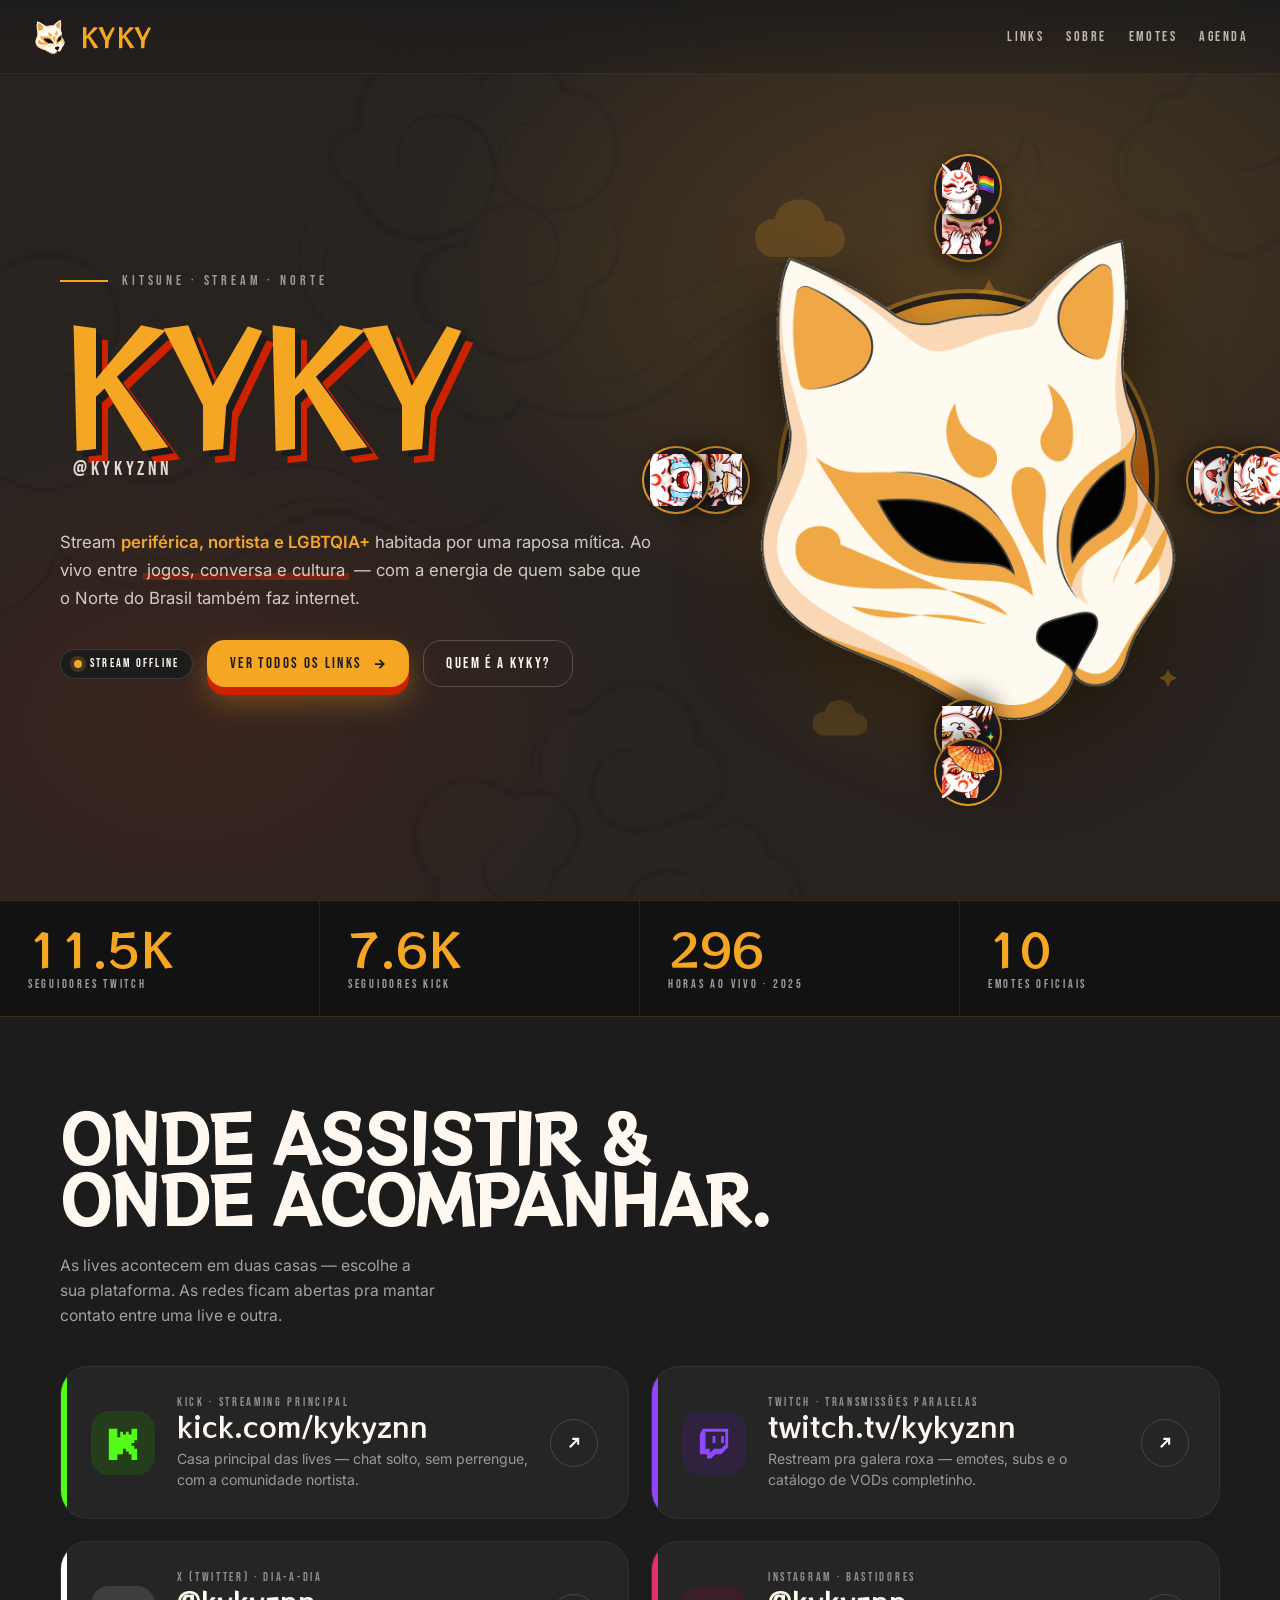
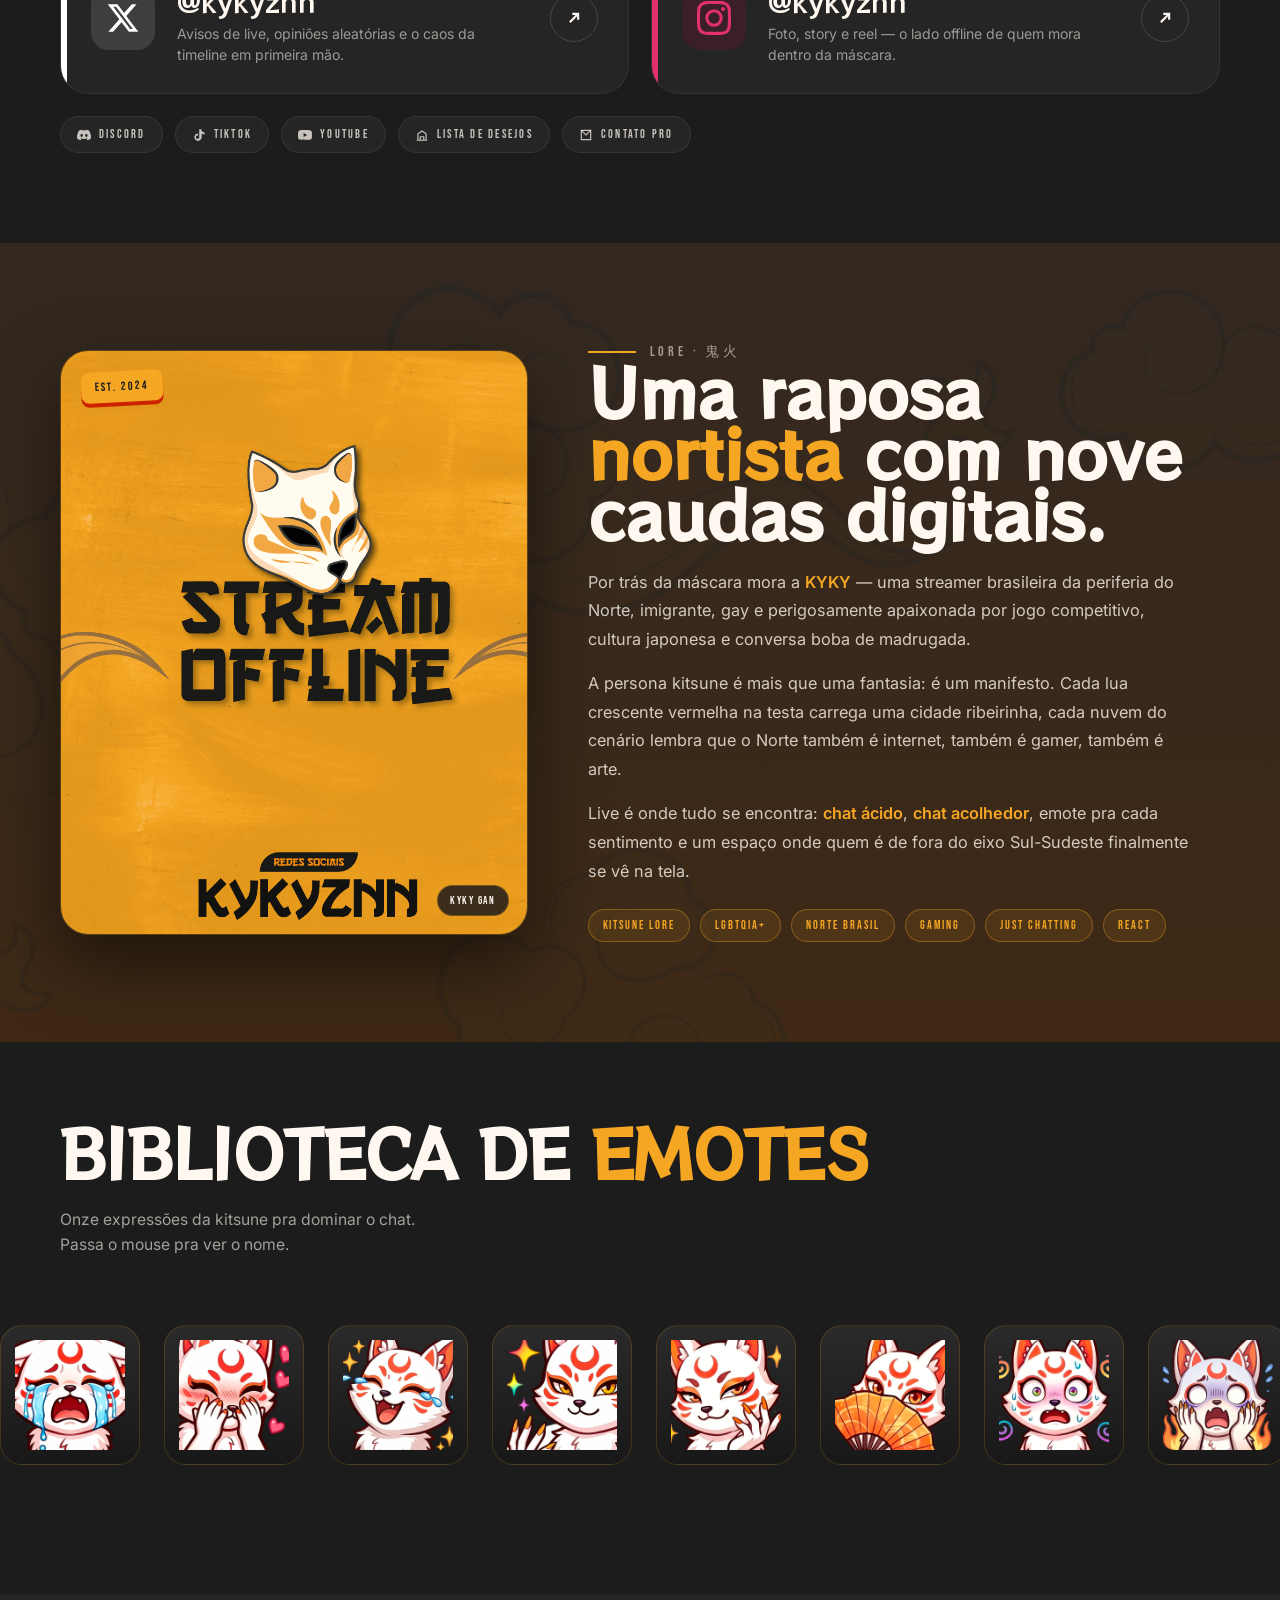
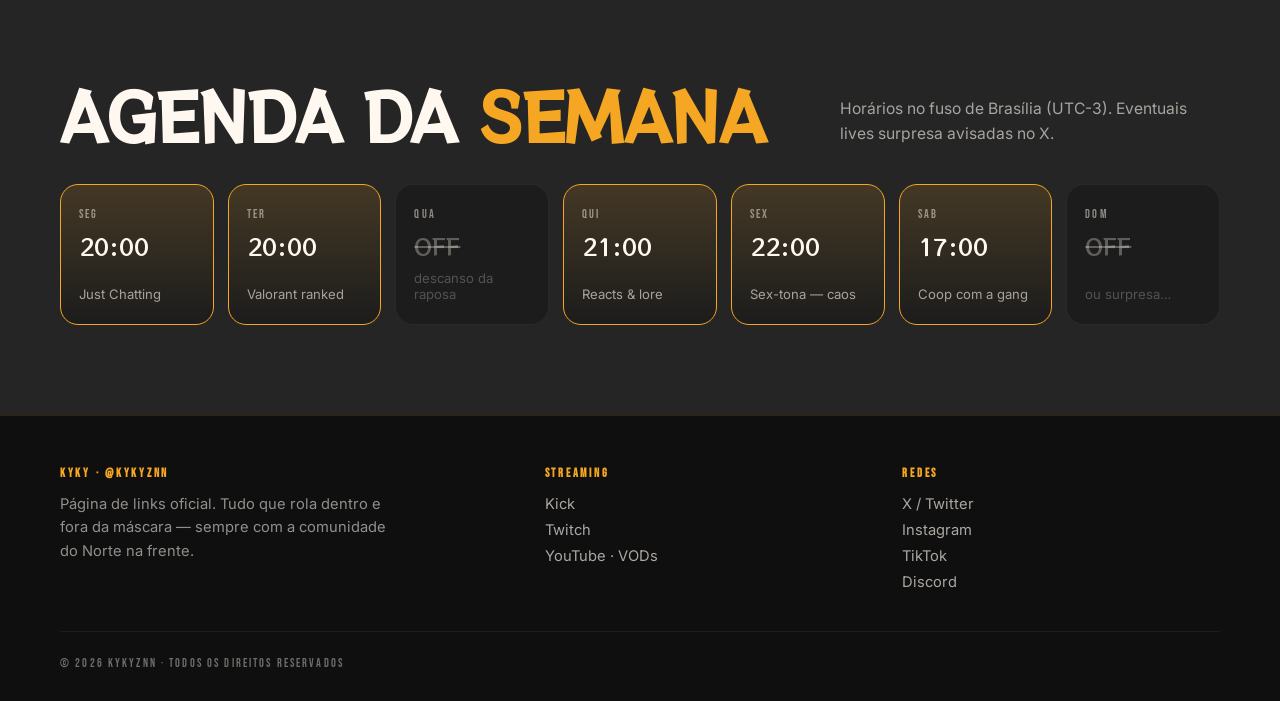
<file: index.html>
<!doctype html>
<html lang="pt-BR">
<head>
<meta charset="utf-8" />
<meta name="viewport" content="width=device-width,initial-scale=1" />
<title>KYKY · @kykyznn — links & live</title>
<meta name="description" content="Página oficial da KYKYZNN. Streams na Kick & Twitch, redes sociais, emotes e mais." />
<link rel="preconnect" href="https://fonts.googleapis.com" />
<link rel="preconnect" href="https://fonts.gstatic.com" crossorigin />
<link href="https://fonts.googleapis.com/css2?family=RocknRoll+One&family=Bebas+Neue&family=Inter:wght@400;500;600;700&display=swap" rel="stylesheet" />
<link rel="stylesheet" href="styles.css" />
<link rel="icon" type="image/png" href="assets/mask.png" />
</head>
<body>

<!-- ───────────── top bar ───────────── -->
<header class="topbar" data-screen-label="topbar">
  <a href="#hero" class="brand">
    <img src="assets/mask.png" alt="KYKY kitsune mask" />
    <span>KYKY</span>
  </a>
  <nav>
    <a href="#links">Links</a>
    <a href="#sobre">Sobre</a>
    <a href="#emotes">Emotes</a>
    <a href="#agenda">Agenda</a>
  </nav>
</header>

<!-- ───────────── hero ───────────── -->
<section class="hero" id="hero" data-screen-label="hero" style="padding: 140px 60px 80px">

  <!-- left -->
  <div class="hero-left">
    <div class="eyebrow"><span class="line"></span><span>KITSUNE · STREAM · NORTE</span></div>

    <h1 class="kky-wordmark">
      KYKY
      <span class="small" style="font-size: 20px; text-align: left; height: 40px; width: 528.438px">  @KYKYZNN</span>
    </h1>

    <p class="bio">
      Stream <strong>periférica, nortista e LGBTQIA+</strong> habitada por uma raposa mítica.
      Ao vivo entre <em>jogos, conversa e cultura</em> — com a energia de quem sabe que
      o Norte do Brasil também faz internet.
    </p>

    <div class="cta-row">
      <span class="tag-pill" id="liveTag"><span class="dot"></span><span id="liveLabel">STREAM OFFLINE</span></span>
      <a href="#links" class="btn btn-primary">VER TODOS OS LINKS <svg width="14" height="14" viewBox="0 0 24 24" fill="none" stroke="currentColor" stroke-width="3"><path d="M5 12h14M13 5l7 7-7 7"/></svg></a>
      <a href="#sobre" class="btn btn-ghost">QUEM É A KYKY?</a>
    </div>
  </div>

  <!-- right: mask + orbits + clouds -->
  <div class="hero-right">
    <!-- decorative clouds -->
    <svg class="cloud c1" viewBox="0 0 200 100" fill="currentColor" aria-hidden="true">
      <path d="M30 70c-10 0-20-10-20-22s10-22 22-20c2-15 14-22 28-22s26 10 28 24c12 0 22 8 22 20s-10 20-22 20H30z"/>
    </svg>
    <svg class="cloud c2" viewBox="0 0 200 100" fill="currentColor" aria-hidden="true">
      <path d="M30 70c-10 0-20-10-20-22s10-22 22-20c2-15 14-22 28-22s26 10 28 24c12 0 22 8 22 20s-10 20-22 20H30z"/>
    </svg>
    <svg class="cloud c3" viewBox="0 0 200 100" fill="currentColor" aria-hidden="true">
      <path d="M30 70c-10 0-20-10-20-22s10-22 22-20c2-15 14-22 28-22s26 10 28 24c12 0 22 8 22 20s-10 20-22 20H30z"/>
    </svg>

    <!-- shurikens -->
    <svg class="shuriken s1" viewBox="0 0 24 24" fill="currentColor" aria-hidden="true">
      <path d="M12 2l3 6 6 3-6 3-3 6-3-6-6-3 6-3z"/>
    </svg>
    <svg class="shuriken s2" viewBox="0 0 24 24" fill="currentColor" aria-hidden="true">
      <path d="M12 2l3 6 6 3-6 3-3 6-3-6-6-3 6-3z"/>
    </svg>

    <div class="orbit-wrap">
      <div class="mask-disc"></div>
      <img class="mask-img" src="assets/mask.png" alt="Máscara kitsune da KYKY" />

      <!-- inner orbit -->
      <div class="orbit">
        <div class="chip"><img src="assets/emotes/heart.png" alt="" /></div>
        <div class="chip"><img src="assets/emotes/rindo.png" alt="" /></div>
        <div class="chip"><img src="assets/emotes/sparkle.png" alt="" /></div>
        <div class="chip"><img src="assets/emotes/tea.png" alt="" /></div>
      </div>
      <!-- outer orbit -->
      <div class="orbit r2" style="inset:-8%">
        <div class="chip"><img src="assets/emotes/pride.png" alt="" /></div>
        <div class="chip"><img src="assets/emotes/divou.png" alt="" /></div>
        <div class="chip"><img src="assets/emotes/leque.png" alt="" /></div>
        <div class="chip"><img src="assets/emotes/cry.png" alt="" /></div>
      </div>
    </div>
  </div>
</section>

<!-- ───────────── stats strip ───────────── -->
<div class="stats" data-screen-label="stats">
  <div class="cell"><div class="num" data-count="12400">0</div><div class="lab">Seguidores Twitch</div></div>
  <div class="cell"><div class="num" data-count="8200">0</div><div class="lab">Seguidores Kick</div></div>
  <div class="cell"><div class="num" data-count="320">0</div><div class="lab">Horas ao Vivo · 2025</div></div>
  <div class="cell"><div class="num" data-count="11">0</div><div class="lab">Emotes Oficiais</div></div>
</div>

<!-- ───────────── links ───────────── -->
<section class="links" id="links" data-screen-label="links">
  <div class="section-head">
    <h2 style="color: rgb(255, 248, 240)">ONDE ASSISTIR &amp; ONDE ACOMPANHAR.</h2>
    <p>As lives acontecem em duas casas — escolhe a sua plataforma. As redes ficam abertas pra mantar contato entre uma live e outra.</p>
  </div>

  <div class="link-grid">

    <!-- Kick -->
    <a class="link-card lc-kick" href="https://kick.com/kykyznn" target="_blank" rel="noopener" data-tilt>
      <div class="ico">
        <svg viewBox="0 0 24 24" fill="currentColor" aria-hidden="true"><path d="M2 2h6v6h2V4h2v2h2V4h2v2h2V2h4v8h-2v2h-2v2h2v2h2v8h-4v-4h-2v-2h-2v-2h-2v4H8v4H2z"/></svg>
      </div>
      <div class="meta">
        <div class="platform">KICK · STREAMING PRINCIPAL</div>
        <div class="handle">kick.com/kykyznn <span class="live-tag" id="kickLive" style="display:none"><span class="d"></span>AO VIVO</span></div>
        <div class="blurb">Casa principal das lives — chat solto, sem perrengue, com a comunidade nortista.</div>
      </div>
      <div class="arrow"><svg width="20" height="20" viewBox="0 0 24 24" fill="none" stroke="currentColor" stroke-width="2.5"><path d="M7 17L17 7M10 7h7v7"/></svg></div>
    </a>

    <!-- Twitch -->
    <a class="link-card lc-twitch" href="https://twitch.tv/kykyznn" target="_blank" rel="noopener" data-tilt>
      <div class="ico">
        <svg viewBox="0 0 24 24" fill="currentColor" aria-hidden="true"><path d="M4 2L2 6v14h5v3h3l3-3h4l5-5V2H4zm16 11l-3 3h-5l-3 3v-3H6V4h14v9zM11 7v5h2V7h-2zm6 0v5h2V7h-2z"/></svg>
      </div>
      <div class="meta">
        <div class="platform">TWITCH · TRANSMISSÕES PARALELAS</div>
        <div class="handle">twitch.tv/kykyznn</div>
        <div class="blurb">Restream pra galera roxa — emotes, subs e o catálogo de VODs completinho.</div>
      </div>
      <div class="arrow"><svg width="20" height="20" viewBox="0 0 24 24" fill="none" stroke="currentColor" stroke-width="2.5"><path d="M7 17L17 7M10 7h7v7"/></svg></div>
    </a>

    <!-- X/Twitter -->
    <a class="link-card lc-x" href="https://x.com/kykyznn" target="_blank" rel="noopener" data-tilt>
      <div class="ico">
        <svg viewBox="0 0 24 24" fill="currentColor" aria-hidden="true"><path d="M18.244 2.25h3.308l-7.227 8.26 8.502 11.24H16.17l-5.214-6.817L4.99 21.75H1.68l7.73-8.835L1.254 2.25H8.08l4.713 6.231zm-1.161 17.52h1.833L7.084 4.126H5.117z"/></svg>
      </div>
      <div class="meta">
        <div class="platform">X (TWITTER) · DIA-A-DIA</div>
        <div class="handle">@kykyznn</div>
        <div class="blurb">Avisos de live, opiniões aleatórias e o caos da timeline em primeira mão.</div>
      </div>
      <div class="arrow"><svg width="20" height="20" viewBox="0 0 24 24" fill="none" stroke="currentColor" stroke-width="2.5"><path d="M7 17L17 7M10 7h7v7"/></svg></div>
    </a>

    <!-- Instagram -->
    <a class="link-card lc-ig" href="https://instagram.com/kykyznn" target="_blank" rel="noopener" data-tilt>
      <div class="ico">
        <svg viewBox="0 0 24 24" fill="currentColor" aria-hidden="true"><path d="M12 2.16c3.2 0 3.58.01 4.85.07 1.17.05 1.8.25 2.23.41.56.22.96.48 1.38.9.42.42.68.82.9 1.38.16.42.36 1.06.41 2.23.06 1.27.07 1.65.07 4.85s-.01 3.58-.07 4.85c-.05 1.17-.25 1.8-.41 2.23-.22.56-.48.96-.9 1.38-.42.42-.82.68-1.38.9-.42.16-1.06.36-2.23.41-1.27.06-1.65.07-4.85.07s-3.58-.01-4.85-.07c-1.17-.05-1.8-.25-2.23-.41a3.72 3.72 0 0 1-1.38-.9 3.72 3.72 0 0 1-.9-1.38c-.16-.42-.36-1.06-.41-2.23C2.17 15.58 2.16 15.2 2.16 12s.01-3.58.07-4.85c.05-1.17.25-1.8.41-2.23.22-.56.48-.96.9-1.38.42-.42.82-.68 1.38-.9.42-.16 1.06-.36 2.23-.41C8.42 2.17 8.8 2.16 12 2.16M12 0C8.74 0 8.33.01 7.05.07 5.78.13 4.9.34 4.14.63a5.88 5.88 0 0 0-2.13 1.38A5.88 5.88 0 0 0 .63 4.14C.34 4.9.13 5.78.07 7.05.01 8.33 0 8.74 0 12s.01 3.67.07 4.95c.06 1.27.27 2.15.56 2.91.3.79.7 1.46 1.38 2.13a5.88 5.88 0 0 0 2.13 1.38c.76.3 1.64.5 2.91.56C8.33 23.99 8.74 24 12 24s3.67-.01 4.95-.07c1.27-.06 2.15-.27 2.91-.56a5.88 5.88 0 0 0 2.13-1.38 5.88 5.88 0 0 0 1.38-2.13c.3-.76.5-1.64.56-2.91.06-1.28.07-1.69.07-4.95s-.01-3.67-.07-4.95c-.06-1.27-.27-2.15-.56-2.91a5.88 5.88 0 0 0-1.38-2.13A5.88 5.88 0 0 0 19.86.63c-.76-.3-1.64-.5-2.91-.56C15.67.01 15.26 0 12 0zm0 5.84a6.16 6.16 0 1 0 0 12.32 6.16 6.16 0 0 0 0-12.32zM12 16a4 4 0 1 1 0-8 4 4 0 0 1 0 8zm6.4-11.85a1.44 1.44 0 1 0 0 2.88 1.44 1.44 0 0 0 0-2.88z"/></svg>
      </div>
      <div class="meta">
        <div class="platform">INSTAGRAM · BASTIDORES</div>
        <div class="handle">@kykyznn</div>
        <div class="blurb">Foto, story e reel — o lado offline de quem mora dentro da máscara.</div>
      </div>
      <div class="arrow"><svg width="20" height="20" viewBox="0 0 24 24" fill="none" stroke="currentColor" stroke-width="2.5"><path d="M7 17L17 7M10 7h7v7"/></svg></div>
    </a>
  </div>

  <!-- secondary -->
  <div class="mini-links">
    <a class="mini" href="https://discord.gg/kykyznn" target="_blank" rel="noopener">
      <svg viewBox="0 0 24 24" fill="currentColor"><path d="M20.317 4.37a19.79 19.79 0 0 0-4.885-1.515.074.074 0 0 0-.079.037c-.21.375-.444.864-.608 1.25a18.27 18.27 0 0 0-5.487 0 12.64 12.64 0 0 0-.617-1.25.077.077 0 0 0-.079-.037A19.736 19.736 0 0 0 3.677 4.37a.07.07 0 0 0-.032.027C.533 9.046-.32 13.58.099 18.057a.082.082 0 0 0 .031.057 19.9 19.9 0 0 0 5.993 3.03.078.078 0 0 0 .084-.028 14.09 14.09 0 0 0 1.226-1.994.076.076 0 0 0-.041-.106 13.11 13.11 0 0 1-1.872-.892.077.077 0 0 1-.008-.128 10.2 10.2 0 0 0 .372-.292.074.074 0 0 1 .077-.01c3.928 1.793 8.18 1.793 12.062 0a.074.074 0 0 1 .078.01c.12.098.246.198.373.292a.077.077 0 0 1-.006.127 12.3 12.3 0 0 1-1.873.892.077.077 0 0 0-.041.107c.36.698.772 1.362 1.225 1.993a.076.076 0 0 0 .084.028 19.84 19.84 0 0 0 6.002-3.03.077.077 0 0 0 .032-.054c.5-5.177-.838-9.674-3.549-13.66a.061.061 0 0 0-.031-.03zM8.02 15.33c-1.183 0-2.157-1.085-2.157-2.419 0-1.333.956-2.419 2.157-2.419 1.21 0 2.176 1.096 2.157 2.42 0 1.333-.956 2.418-2.157 2.418zm7.975 0c-1.183 0-2.157-1.085-2.157-2.419 0-1.333.955-2.419 2.157-2.419 1.21 0 2.176 1.096 2.157 2.42 0 1.333-.946 2.418-2.157 2.418z"/></svg>
      DISCORD
    </a>
    <a class="mini" href="https://tiktok.com/@kykyznn" target="_blank" rel="noopener">
      <svg viewBox="0 0 24 24" fill="currentColor"><path d="M19.59 6.69a4.83 4.83 0 0 1-3.77-4.25V2h-3.45v13.67a2.89 2.89 0 0 1-5.2 1.74 2.89 2.89 0 0 1 2.31-4.64 2.93 2.93 0 0 1 .88.13V9.4a6.84 6.84 0 0 0-1-.05A6.33 6.33 0 0 0 5.8 20.1a6.34 6.34 0 0 0 10.86-4.43V9.42a8.16 8.16 0 0 0 4.77 1.52v-3.4a4.85 4.85 0 0 1-1.84-.85z"/></svg>
      TIKTOK
    </a>
    <a class="mini" href="https://youtube.com/@kykyznn" target="_blank" rel="noopener">
      <svg viewBox="0 0 24 24" fill="currentColor"><path d="M23.5 6.2a3 3 0 0 0-2.1-2.1C19.5 3.5 12 3.5 12 3.5s-7.5 0-9.4.6A3 3 0 0 0 .5 6.2 31.4 31.4 0 0 0 0 12a31.4 31.4 0 0 0 .5 5.8 3 3 0 0 0 2.1 2.1c1.9.6 9.4.6 9.4.6s7.5 0 9.4-.6a3 3 0 0 0 2.1-2.1A31.4 31.4 0 0 0 24 12a31.4 31.4 0 0 0-.5-5.8zM9.6 15.6V8.4l6.3 3.6z"/></svg>
      YOUTUBE
    </a>
    <a class="mini" href="https://throne.com/kykyznn" target="_blank" rel="noopener">
      <svg viewBox="0 0 24 24" fill="none" stroke="currentColor" stroke-width="2"><path d="M3 21h18M5 21V10l7-5 7 5v11M9 21v-6h6v6"/></svg>
      LISTA DE DESEJOS
    </a>
    <a class="mini" href="mailto:contato@kykyznn.tv">
      <svg viewBox="0 0 24 24" fill="none" stroke="currentColor" stroke-width="2"><path d="M4 4h16v16H4z"/><path d="M4 4l8 8 8-8"/></svg>
      CONTATO PRO
    </a>
  </div>
</section>

<!-- ───────────── sobre ───────────── -->
<section class="about" id="sobre" data-screen-label="sobre">
  <div class="about-grid">
    <div class="portrait">
      <img src="assets/streamoff.png" alt="Tela de stream offline da KYKY" />
      <div class="stamp">EST. 2024</div>
      <div class="badge">KYKY GAN</div>
    </div>
    <div class="about-body">
      <div class="eyebrow"><span class="line"></span><span>LORE · 鬼火</span></div>
      <h2>Uma raposa <em>nortista</em> com nove caudas digitais.</h2>
      <p>
        Por trás da máscara mora a <strong>KYKY</strong> — uma streamer brasileira da
        periferia do Norte, imigrante, gay e perigosamente apaixonada por jogo competitivo,
        cultura japonesa e conversa boba de madrugada.
      </p>
      <p>
        A persona kitsune é mais que uma fantasia: é um manifesto. Cada lua crescente vermelha
        na testa carrega uma cidade ribeirinha, cada nuvem do cenário lembra que o Norte
        também é internet, também é gamer, também é arte.
      </p>
      <p>
        Live é onde tudo se encontra: <strong>chat ácido</strong>, <strong>chat acolhedor</strong>,
        emote pra cada sentimento e um espaço onde quem é de fora do eixo Sul-Sudeste
        finalmente se vê na tela.
      </p>
      <div class="chips">
        <span class="chip-tag">KITSUNE LORE</span>
        <span class="chip-tag">LGBTQIA+</span>
        <span class="chip-tag">NORTE BRASIL</span>
        <span class="chip-tag">GAMING</span>
        <span class="chip-tag">JUST CHATTING</span>
        <span class="chip-tag">REACT</span>
      </div>
    </div>
  </div>
</section>

<!-- ───────────── emotes ───────────── -->
<section class="emotes" id="emotes" data-screen-label="emotes">
  <div class="section-head">
    <h2>BIBLIOTECA DE <span class="accent">EMOTES</span></h2>
    <p>Onze expressões da kitsune pra dominar o chat. Passa o mouse pra ver o nome.</p>
  </div>
  <div class="marquee" id="marquee">
    <!-- emotes injetados via JS -->
  </div>
</section>

<!-- ───────────── agenda ───────────── -->
<section class="schedule" id="agenda" data-screen-label="agenda">
  <div class="section-head">
    <h2>AGENDA DA <span class="accent">SEMANA</span></h2>
    <p>Horários no fuso de Brasília (UTC-3). Eventuais lives surpresa avisadas no X.</p>
  </div>
  <div class="sched-grid">
    <div class="day live-day"><span class="d">SEG</span><span class="t">20:00</span><span class="g">Just Chatting</span></div>
    <div class="day live-day"><span class="d">TER</span><span class="t">20:00</span><span class="g">Valorant ranked</span></div>
    <div class="day off"><span class="d">QUA</span><span class="t">OFF</span><span class="g">descanso da raposa</span></div>
    <div class="day live-day"><span class="d">QUI</span><span class="t">21:00</span><span class="g">Reacts & lore</span></div>
    <div class="day live-day"><span class="d">SEX</span><span class="t">22:00</span><span class="g">Sex-tona — caos</span></div>
    <div class="day live-day"><span class="d">SAB</span><span class="t">17:00</span><span class="g">Coop com a gang</span></div>
    <div class="day off"><span class="d">DOM</span><span class="t">OFF</span><span class="g">ou surpresa…</span></div>
  </div>
</section>

<!-- ───────────── footer ───────────── -->
<footer data-screen-label="footer">
  <div class="foot-grid">
    <div>
      <h4>KYKY · @KYKYZNN</h4>
      <p class="blurb">
        Página de links oficial. Tudo que rola dentro e fora da máscara —
        sempre com a comunidade do Norte na frente.
      </p>
    </div>
    <div>
      <h4>STREAMING</h4>
      <ul>
        <li><a href="https://kick.com/kykyznn">Kick</a></li>
        <li><a href="https://twitch.tv/kykyznn">Twitch</a></li>
        <li><a href="https://youtube.com/@kykyznn">YouTube · VODs</a></li>
      </ul>
    </div>
    <div>
      <h4>REDES</h4>
      <ul>
        <li><a href="https://x.com/kykyznn">X / Twitter</a></li>
        <li><a href="https://instagram.com/kykyznn">Instagram</a></li>
        <li><a href="https://tiktok.com/@kykyznn">TikTok</a></li>
        <li><a href="https://discord.gg/kykyznn">Discord</a></li>
      </ul>
    </div>
  </div>
  <div class="foot-bottom">
    <span>© 2026 KYKYZNN · todos os direitos reservados</span>
    <span>
</span>
  </div>
</footer>

<!-- ───────────── tweaks panel ───────────── -->
<aside class="tweaks" id="tweaks">
  <h5>TWEAKS <button id="closeTweaks" aria-label="fechar">×</button></h5>
  <div class="row">
    <label>STATUS DA STREAM</label>
    <div class="toggle">
      <button data-status="off" class="on">OFFLINE</button>
      <button data-status="live">AO VIVO</button>
    </div>
  </div>
  <div class="row">
    <label>PLATAFORMA AO VIVO</label>
    <div class="toggle">
      <button data-plat="kick" class="on">KICK</button>
      <button data-plat="twitch">TWITCH</button>
    </div>
  </div>
  <div class="row">
    <label>COR DE FUNDO</label>
    <div class="swatches">
      <div class="sw active" style="background:#1C1C1C" data-bg="#1C1C1C"></div>
      <div class="sw" style="background:#2D1810" data-bg="#2D1810"></div>
      <div class="sw" style="background:#0A0A0A" data-bg="#0A0A0A"></div>
      <div class="sw" style="background:#F5A623" data-bg="#F5A623"></div>
    </div>
  </div>
  <div class="row">
    <label>COR DE DESTAQUE</label>
    <div class="swatches">
      <div class="sw active" style="background:#F5A623" data-accent="#F5A623"></div>
      <div class="sw" style="background:#CC2200" data-accent="#CC2200"></div>
      <div class="sw" style="background:#FF6B35" data-accent="#FF6B35"></div>
      <div class="sw" style="background:#FFD166" data-accent="#FFD166"></div>
    </div>
  </div>
</aside>

<script>
/* ─────────── tweaks protocol ─────────── */
(function(){
  // register first
  window.addEventListener('message', (e) => {
    if (!e.data || !e.data.type) return;
    if (e.data.type === '__activate_edit_mode') tweaks.classList.add('open');
    if (e.data.type === '__deactivate_edit_mode') tweaks.classList.remove('open');
  });
  const tweaks = document.getElementById('tweaks');
  document.getElementById('closeTweaks').onclick = () => {
    tweaks.classList.remove('open');
    try{ window.parent.postMessage({type:'__edit_mode_dismissed'},'*'); }catch(e){}
  };
  try{ window.parent.postMessage({type:'__edit_mode_available'},'*'); }catch(e){}

  // status
  const liveTag = document.getElementById('liveTag');
  const liveLabel = document.getElementById('liveLabel');
  const kickLive = document.getElementById('kickLive');
  let status = 'off', platform = 'kick';
  function render(){
    if (status === 'live'){
      liveTag.classList.add('live');
      liveLabel.textContent = 'AO VIVO AGORA · ' + (platform==='kick'?'KICK':'TWITCH');
      kickLive.style.display = platform === 'kick' ? 'inline-flex' : 'none';
    } else {
      liveTag.classList.remove('live');
      liveLabel.textContent = 'STREAM OFFLINE';
      kickLive.style.display = 'none';
    }
  }
  tweaks.querySelectorAll('[data-status]').forEach(b=>{
    b.onclick = () => {
      tweaks.querySelectorAll('[data-status]').forEach(x=>x.classList.remove('on'));
      b.classList.add('on'); status = b.dataset.status; render();
    };
  });
  tweaks.querySelectorAll('[data-plat]').forEach(b=>{
    b.onclick = () => {
      tweaks.querySelectorAll('[data-plat]').forEach(x=>x.classList.remove('on'));
      b.classList.add('on'); platform = b.dataset.plat; render();
    };
  });
  tweaks.querySelectorAll('[data-bg]').forEach(s=>{
    s.onclick = () => {
      tweaks.querySelectorAll('[data-bg]').forEach(x=>x.classList.remove('active'));
      s.classList.add('active');
      document.documentElement.style.setProperty('--ink', s.dataset.bg);
    };
  });
  tweaks.querySelectorAll('[data-accent]').forEach(s=>{
    s.onclick = () => {
      tweaks.querySelectorAll('[data-accent]').forEach(x=>x.classList.remove('active'));
      s.classList.add('active');
      document.documentElement.style.setProperty('--orange', s.dataset.accent);
    };
  });
  render();
})();

/* ─────────── stat counter ─────────── */
(function(){
  const els = document.querySelectorAll('.num[data-count]');
  const fmt = n => n >= 1000 ? (n/1000).toFixed(1).replace(/\.0$/,'') + 'K' : String(n);
  const io = new IntersectionObserver(entries=>{
    entries.forEach(en=>{
      if (!en.isIntersecting) return;
      const el = en.target;
      const target = +el.dataset.count;
      const dur = 1200; const start = performance.now();
      function step(t){
        const p = Math.min(1, (t-start)/dur);
        const v = Math.round(target * (1 - Math.pow(1-p, 3)));
        el.textContent = fmt(v);
        if (p < 1) requestAnimationFrame(step);
      }
      requestAnimationFrame(step);
      io.unobserve(el);
    });
  }, {threshold:.5});
  els.forEach(e=>io.observe(e));
})();

/* ─────────── emotes marquee ─────────── */
(function(){
  const list = [
    ['cry','Cry'],['heart','Heart'],['rindo','Rindo'],['sparkle','Sparkle'],
    ['divou','Divou'],['leque','Leque'],['gaypanic','GayPanic'],['susto','Susto'],
    ['tea','Tea'],['pride','Pride'],['aura','Aura']
  ];
  const m = document.getElementById('marquee');
  const make = () => {
    const frag = document.createDocumentFragment();
    list.forEach(([f,n])=>{
      const d = document.createElement('div');
      d.className='emote';
      d.innerHTML = `<img src="assets/emotes/${f}.png" alt="${n}"/><span class="name">${n.toUpperCase()}</span>`;
      frag.appendChild(d);
    });
    return frag;
  };
  m.appendChild(make());
  m.appendChild(make()); // duplicate for seamless loop
})();

/* ─────────── pointer parallax on link cards ─────────── */
(function(){
  document.querySelectorAll('.link-card').forEach(card=>{
    card.addEventListener('pointermove', (e)=>{
      const r = card.getBoundingClientRect();
      const x = ((e.clientX - r.left) / r.width) * 100;
      const y = ((e.clientY - r.top) / r.height) * 100;
      card.style.setProperty('--mx', x + '%');
      card.style.setProperty('--my', y + '%');
    });
  });
})();

/* ─────────── smooth scroll for anchors ─────────── */
document.querySelectorAll('a[href^="#"]').forEach(a=>{
  a.addEventListener('click', e=>{
    const t = document.querySelector(a.getAttribute('href'));
    if (!t) return;
    e.preventDefault();
    window.scrollTo({top: t.getBoundingClientRect().top + window.scrollY - 60, behavior:'smooth'});
  });
});
</script>
</body>
</html>
</file>
<file: styles.css>
/* ───────────────────────────── KYKYZNN LINKS ─────────────────────────────
   Brand: kitsune / Japan-pop / kawaii streaming
   Palette: orange #F5A623 · ink #1C1C1C · warm white #FFF8F0 · kabuki red #CC2200
   ──────────────────────────────────────────────────────────────────────── */

:root{
  --orange:#F5A623;
  --orange-deep:#D4851A;
  --orange-soft:#FFD6A8;
  --ink:#1C1C1C;
  --ink-2:#252525;
  --paper:#FFF8F0;
  --kabuki:#CC2200;
  --gold:#F5A623;
  --kick:#53FC18;
  --twitch:#9146FF;
  --x:#FFFFFF;
  --ig:#E1306C;

  --r-sm:10px;
  --r-md:18px;
  --r-lg:28px;

  --display:"RocknRoll One", "Reggae One", system-ui, sans-serif;
  --label:"Bebas Neue", "Oswald", sans-serif;
  --body:"Inter", system-ui, sans-serif;
}

*{box-sizing:border-box;margin:0;padding:0}
html,body{background:var(--ink);color:var(--paper);font-family:var(--body);-webkit-font-smoothing:antialiased;overflow-x:hidden}
img{display:block;max-width:100%}
a{color:inherit;text-decoration:none}
button{font:inherit;color:inherit;background:none;border:0;cursor:pointer}

/* ─────────── reusable shapes ─────────── */
.tag-pill{
  display:inline-flex;align-items:center;gap:.5rem;
  padding:.4rem .8rem;border-radius:999px;
  background:var(--ink);color:var(--paper);
  font-family:var(--label);font-size:.78rem;letter-spacing:.18em;
  border:1.5px solid rgba(255,248,240,.12);
}
.tag-pill .dot{width:8px;height:8px;border-radius:50%;background:var(--orange);box-shadow:0 0 0 4px rgba(245,166,35,.18)}
.tag-pill.live .dot{background:#ff3838;animation:pulse 1.4s infinite}

@keyframes pulse{
  0%,100%{box-shadow:0 0 0 0 rgba(255,56,56,.6)}
  50%{box-shadow:0 0 0 10px rgba(255,56,56,0)}
}

/* ─────────── top bar ─────────── */
.topbar{
  position:fixed;top:0;left:0;right:0;z-index:50;
  display:flex;justify-content:space-between;align-items:center;
  padding:18px 32px;
  backdrop-filter:blur(14px) saturate(140%);
  -webkit-backdrop-filter:blur(14px) saturate(140%);
  background:linear-gradient(180deg, rgba(28,28,28,.85), rgba(28,28,28,.4));
  border-bottom:1px solid rgba(245,166,35,.12);
}
.topbar .brand{display:flex;align-items:center;gap:12px;font-family:var(--display);font-size:1.6rem;color:var(--orange);letter-spacing:.04em}
.topbar .brand img{width:36px;height:36px}
.topbar nav{display:flex;gap:22px;font-family:var(--label);letter-spacing:.18em;font-size:.85rem;color:rgba(255,248,240,.7)}
.topbar nav a{transition:color .25s; position:relative}
.topbar nav a:hover{color:var(--orange)}
.topbar nav a::after{content:"";position:absolute;left:0;right:0;bottom:-6px;height:2px;background:var(--orange);transform:scaleX(0);transform-origin:left;transition:transform .35s ease}
.topbar nav a:hover::after{transform:scaleX(1)}

/* ─────────── hero ─────────── */
.hero{
  position:relative;min-height:100vh;
  display:grid;grid-template-columns:1.1fr .9fr;gap:40px;
  padding:140px 60px 80px;
  isolation:isolate;
  overflow:hidden;
}
.hero::before{
  content:"";position:absolute;inset:0;z-index:-2;
  background:
    radial-gradient(900px 600px at 75% 30%, rgba(245,166,35,.18), transparent 60%),
    radial-gradient(700px 500px at 15% 80%, rgba(204,34,0,.10), transparent 60%),
    var(--ink);
}
/* faint asian-cloud noise lines */
.hero::after{
  content:"";position:absolute;inset:0;z-index:-1;pointer-events:none;
  background-image:url("assets/bg-clouds.png");
  background-size:cover;background-position:center;
  opacity:.06;mix-blend-mode:screen;
  filter:hue-rotate(-10deg);
}

.hero-left{display:flex;flex-direction:column;justify-content:center;gap:28px;z-index:2;max-width:680px}
.eyebrow{
  display:flex;align-items:center;gap:14px;
  font-family:var(--label);letter-spacing:.28em;font-size:.86rem;
  color:rgba(255,248,240,.55);
}
.eyebrow .line{width:48px;height:2px;background:var(--orange)}

.kky-wordmark{
  font-family:var(--display);
  font-size:clamp(72px, 12vw, 196px);
  line-height:.85;letter-spacing:-.02em;
  color:var(--orange);
  text-shadow: 6px 6px 0 var(--ink), 12px 12px 0 var(--kabuki);
  font-weight:400;
}
.kky-wordmark .small{display:block;font-size:.22em;color:var(--paper);letter-spacing:.18em;text-shadow:none;margin-top:14px;opacity:.85;font-family:var(--label)}

.bio{
  font-size:1.05rem;line-height:1.65;color:rgba(255,248,240,.78);max-width:54ch;
}
.bio strong{color:var(--orange);font-weight:600}
.bio em{font-style:normal;background:linear-gradient(transparent 65%, rgba(204,34,0,.45) 65%);padding:0 4px}

.cta-row{display:flex;flex-wrap:wrap;gap:14px;align-items:center}
.btn{
  display:inline-flex;align-items:center;gap:10px;
  padding:14px 22px;border-radius:var(--r-md);
  font-family:var(--label);letter-spacing:.16em;font-size:.92rem;
  transition:transform .25s ease, box-shadow .25s ease, background .25s;
  border:1.5px solid transparent;
}
.btn-primary{background:var(--orange);color:var(--ink);box-shadow:0 8px 0 var(--kabuki), 0 14px 30px rgba(245,166,35,.35)}
.btn-primary:hover{transform:translateY(-2px);box-shadow:0 10px 0 var(--kabuki), 0 18px 40px rgba(245,166,35,.45)}
.btn-ghost{background:transparent;color:var(--paper);border-color:rgba(255,248,240,.2)}
.btn-ghost:hover{border-color:var(--orange);color:var(--orange);transform:translateY(-2px)}

/* hero right — mask + orbits */
.hero-right{
  position:relative;
  display:flex;align-items:center;justify-content:center;
  min-height:540px;
}
.orbit-wrap{
  position:relative;width:min(560px, 100%);aspect-ratio:1;
}
.mask-disc{
  position:absolute;inset:14%;border-radius:50%;
  background:
    radial-gradient(circle at 50% 40%, rgba(255,214,160,.85), rgba(245,166,35,.95) 55%, var(--kabuki) 100%);
  box-shadow:
    0 0 0 6px rgba(28,28,28,.9),
    0 0 0 10px rgba(245,166,35,.45),
    inset 0 -40px 80px rgba(204,34,0,.45),
    0 50px 100px rgba(245,166,35,.35);
  animation:floaty 6s ease-in-out infinite;
}
.mask-disc::before{
  content:"";position:absolute;inset:-4px;border-radius:50%;
  background:
    conic-gradient(from 0deg, transparent 0 30%, rgba(255,248,240,.15) 30% 35%, transparent 35% 60%, rgba(255,248,240,.1) 60% 64%, transparent 64% 100%);
  mask:radial-gradient(circle, transparent 49%, #000 50%);
  -webkit-mask:radial-gradient(circle, transparent 49%, #000 50%);
  animation:rot 22s linear infinite;
}
.mask-img{
  position:absolute;inset:0;width:100%;height:100%;
  object-fit:contain;
  filter:drop-shadow(0 30px 40px rgba(0,0,0,.6));
  animation:floaty 6s ease-in-out infinite;
}
@keyframes floaty{0%,100%{transform:translateY(-8px)}50%{transform:translateY(8px)}}
@keyframes rot{to{transform:rotate(360deg)}}

/* orbiting emote chips */
.orbit{
  position:absolute;inset:0;border-radius:50%;
  animation:rot 30s linear infinite;
  pointer-events:none;
}
.orbit.r2{animation-duration:42s;animation-direction:reverse}
.orbit .chip{
  position:absolute;left:50%;top:0;transform:translate(-50%,-50%);
  width:64px;height:64px;border-radius:50%;
  background:var(--ink);padding:6px;
  box-shadow:0 8px 22px rgba(0,0,0,.5), 0 0 0 2px var(--orange);
  display:grid;place-items:center;
  animation:counter 30s linear infinite;
}
.orbit.r2 .chip{animation-duration:42s;animation-direction:reverse}
.orbit .chip img{width:100%;height:100%;object-fit:contain}
.orbit .chip:nth-child(2){left:auto;right:0;top:50%;transform:translate(50%,-50%) rotate(90deg)}
.orbit .chip:nth-child(3){left:50%;top:auto;bottom:0;transform:translate(-50%,50%) rotate(180deg)}
.orbit .chip:nth-child(4){left:0;top:50%;transform:translate(-50%,-50%) rotate(270deg)}
@keyframes counter{to{transform:translate(-50%,-50%) rotate(-360deg)}}

/* floating cloud accents */
.cloud{
  position:absolute;color:var(--orange);opacity:.18;pointer-events:none;
  filter:drop-shadow(0 4px 10px rgba(245,166,35,.2));
}
.cloud.c1{top:8%;left:6%;width:180px;animation:drift 18s ease-in-out infinite}
.cloud.c2{top:65%;right:4%;width:140px;animation:drift 22s ease-in-out infinite reverse}
.cloud.c3{bottom:10%;left:18%;width:110px;animation:drift 28s ease-in-out infinite}
@keyframes drift{0%,100%{transform:translate(0,0)}50%{transform:translate(20px,-12px)}}

.shuriken{
  position:absolute;color:var(--orange);width:38px;height:38px;opacity:.35;
  animation:rot 14s linear infinite;
}
.shuriken.s1{top:20%;right:42%}
.shuriken.s2{bottom:18%;right:8%;width:24px;animation-duration:9s}

/* stat strip */
.stats{
  display:grid;grid-template-columns:repeat(4,1fr);gap:0;
  border-top:1px solid rgba(245,166,35,.18);
  border-bottom:1px solid rgba(245,166,35,.18);
  background:rgba(0,0,0,.35);
}
.stats .cell{
  padding:24px 28px;border-right:1px solid rgba(245,166,35,.12);
  display:flex;flex-direction:column;gap:6px;
}
.stats .cell:last-child{border-right:0}
.stats .num{font-family:var(--display);font-size:clamp(28px,3.6vw,52px);color:var(--orange);line-height:1}
.stats .lab{font-family:var(--label);letter-spacing:.22em;font-size:.78rem;color:rgba(255,248,240,.6)}

/* ─────────── platform links ─────────── */
.links{
  position:relative;padding:90px 60px;
  background:var(--ink);
}
.section-head{display:flex;justify-content:space-between;align-items:flex-end;margin-bottom:38px;gap:24px;flex-wrap:wrap}
.section-head h2{font-family:var(--display);font-size:clamp(40px,5vw,72px);color:var(--paper);line-height:.95;letter-spacing:-.01em}
.section-head h2 .accent{color:var(--orange)}
.section-head p{color:rgba(255,248,240,.6);max-width:38ch;font-size:.98rem;line-height:1.6}

.link-grid{display:grid;grid-template-columns:repeat(2,1fr);gap:22px}

.link-card{
  --c:var(--orange);
  position:relative;display:flex;align-items:center;gap:22px;
  padding:28px 30px;border-radius:var(--r-lg);
  background:var(--ink-2);
  border:1.5px solid rgba(255,248,240,.06);
  overflow:hidden;
  transition:transform .35s cubic-bezier(.2,.7,.2,1), border-color .25s, box-shadow .35s;
  isolation:isolate;
}
.link-card::before{
  content:"";position:absolute;inset:0;z-index:-1;opacity:0;transition:opacity .35s;
  background:radial-gradient(600px 300px at var(--mx,30%) var(--my,30%), color-mix(in srgb, var(--c) 35%, transparent), transparent 60%);
}
.link-card::after{
  content:"";position:absolute;left:0;top:0;bottom:0;width:6px;background:var(--c);
  transition:width .35s;
}
.link-card:hover{transform:translateY(-4px) rotate(-.4deg);border-color:color-mix(in srgb, var(--c) 50%, transparent);box-shadow:0 30px 60px rgba(0,0,0,.5), 0 0 0 1px color-mix(in srgb, var(--c) 40%, transparent)}
.link-card:hover::before{opacity:1}
.link-card:hover::after{width:14px}

.link-card .ico{
  width:64px;height:64px;border-radius:18px;display:grid;place-items:center;
  background:color-mix(in srgb, var(--c) 15%, var(--ink));
  color:var(--c);flex-shrink:0;
  transition:transform .4s;
}
.link-card:hover .ico{transform:rotate(-8deg) scale(1.05)}
.link-card .ico svg{width:34px;height:34px}

.link-card .meta{flex:1;min-width:0}
.link-card .meta .platform{font-family:var(--label);letter-spacing:.22em;font-size:.76rem;color:rgba(255,248,240,.5)}
.link-card .meta .handle{font-family:var(--display);font-size:1.7rem;color:var(--paper);line-height:1.1;margin-top:2px;display:flex;align-items:center;gap:10px}
.link-card .meta .handle .live-tag{
  display:inline-flex;align-items:center;gap:6px;
  font-family:var(--label);font-size:.62rem;letter-spacing:.18em;
  padding:3px 8px;border-radius:6px;background:#ff3838;color:white;
}
.link-card .meta .handle .live-tag .d{width:6px;height:6px;background:white;border-radius:50%;animation:pulse 1.4s infinite}
.link-card .meta .blurb{font-size:.88rem;color:rgba(255,248,240,.55);margin-top:6px;line-height:1.5}

.link-card .arrow{
  width:48px;height:48px;border-radius:50%;display:grid;place-items:center;
  border:1.5px solid rgba(255,248,240,.15);color:var(--paper);
  transition:transform .35s, background .25s, color .25s, border-color .25s;
  flex-shrink:0;
}
.link-card:hover .arrow{background:var(--c);color:var(--ink);border-color:var(--c);transform:translateX(4px) rotate(-30deg)}

/* per-platform color hooks */
.lc-kick{--c:#53FC18}
.lc-twitch{--c:#9146FF}
.lc-x{--c:#ffffff}
.lc-ig{--c:#E1306C}

/* secondary link row */
.mini-links{display:flex;flex-wrap:wrap;gap:12px;margin-top:22px}
.mini{
  display:inline-flex;align-items:center;gap:8px;
  padding:10px 16px;border-radius:999px;
  background:var(--ink-2);border:1.5px solid rgba(255,248,240,.08);
  font-family:var(--label);letter-spacing:.18em;font-size:.78rem;color:rgba(255,248,240,.75);
  transition:all .25s;
}
.mini:hover{border-color:var(--orange);color:var(--orange);transform:translateY(-2px)}
.mini svg{width:14px;height:14px}

/* ─────────── sobre ─────────── */
.about{
  position:relative;padding:100px 60px;
  background:
    linear-gradient(180deg, var(--ink), #2a1d10);
  overflow:hidden;
}
.about::before{
  content:"";position:absolute;inset:0;
  background-image:url("assets/bg-clouds.png");
  background-size:cover;background-position:center;
  opacity:.10;mix-blend-mode:screen;
}
.about-grid{position:relative;display:grid;grid-template-columns:.85fr 1.15fr;gap:60px;align-items:center}

.portrait{
  position:relative;aspect-ratio:4/5;
  border-radius:var(--r-lg);overflow:hidden;
  background:linear-gradient(180deg,#2d1d0e,#1c1c1c);
  border:1.5px solid rgba(245,166,35,.25);
  box-shadow:0 30px 70px rgba(0,0,0,.5);
}
.portrait img{width:100%;height:100%;object-fit:cover;object-position:center}
.portrait .stamp{
  position:absolute;top:20px;left:20px;
  background:var(--orange);color:var(--ink);
  padding:8px 14px;border-radius:8px;font-family:var(--label);letter-spacing:.18em;font-size:.74rem;
  transform:rotate(-3deg);
  box-shadow:0 4px 0 var(--kabuki);
}
.portrait .badge{
  position:absolute;bottom:18px;right:18px;
  display:flex;align-items:center;gap:8px;
  background:rgba(28,28,28,.85);backdrop-filter:blur(8px);
  padding:8px 12px;border-radius:999px;
  font-family:var(--label);letter-spacing:.14em;font-size:.7rem;
  border:1px solid rgba(245,166,35,.3);
}
.portrait .badge img{width:22px;height:22px}

.about-body h2{font-family:var(--display);font-size:clamp(40px,5vw,72px);line-height:.95;color:var(--paper);margin-bottom:24px}
.about-body h2 em{font-style:normal;color:var(--orange)}
.about-body p{font-size:1.02rem;line-height:1.75;color:rgba(255,248,240,.78);margin-bottom:16px;max-width:60ch}
.about-body p strong{color:var(--orange);font-weight:600}

.chips{display:flex;flex-wrap:wrap;gap:10px;margin-top:24px}
.chip-tag{
  font-family:var(--label);letter-spacing:.16em;font-size:.78rem;
  padding:8px 14px;border-radius:999px;
  background:rgba(245,166,35,.10);border:1px solid rgba(245,166,35,.35);
  color:var(--orange);
}

/* ─────────── emotes ─────────── */
.emotes{
  position:relative;padding:80px 0 100px;background:var(--ink);overflow:hidden;
}
.emotes .section-head{padding:0 60px}
.marquee{
  display:flex;gap:24px;width:max-content;
  animation:marquee 35s linear infinite;
  padding:30px 0;
}
.marquee:hover{animation-play-state:paused}
.marquee .emote{
  width:140px;height:140px;border-radius:22px;
  background:linear-gradient(180deg, #2a2a2a, #181818);
  border:1.5px solid rgba(245,166,35,.18);
  display:grid;place-items:center;padding:14px;
  transition:transform .3s, border-color .3s;
  flex-shrink:0;
}
.marquee .emote:hover{transform:translateY(-6px) rotate(-3deg);border-color:var(--orange)}
.marquee .emote img{width:100%;height:100%;object-fit:contain;transition:transform .3s}
.marquee .emote:hover img{transform:scale(1.1)}
.marquee .emote .name{
  position:absolute;bottom:-26px;left:0;right:0;text-align:center;
  font-family:var(--label);letter-spacing:.16em;font-size:.7rem;color:var(--orange);
  opacity:0;transition:opacity .25s;
}
.marquee .emote{position:relative}
.marquee .emote:hover .name{opacity:1}
@keyframes marquee{from{transform:translateX(0)}to{transform:translateX(calc(-50% - 12px))}}

/* ─────────── schedule ─────────── */
.schedule{
  padding:90px 60px;background:var(--ink-2);
}
.sched-grid{display:grid;grid-template-columns:repeat(7,1fr);gap:14px;margin-top:36px}
.day{
  padding:22px 18px;border-radius:var(--r-md);
  background:var(--ink);
  border:1.5px solid rgba(255,248,240,.06);
  display:flex;flex-direction:column;gap:8px;min-height:130px;
  transition:transform .3s, border-color .25s;
}
.day:hover{transform:translateY(-3px);border-color:var(--orange)}
.day.live-day{background:linear-gradient(180deg, rgba(245,166,35,.15), var(--ink));border-color:var(--orange)}
.day .d{font-family:var(--label);letter-spacing:.18em;font-size:.74rem;color:rgba(255,248,240,.5)}
.day .t{font-family:var(--display);font-size:1.4rem;color:var(--paper)}
.day .g{font-size:.82rem;color:rgba(255,248,240,.6);margin-top:auto}
.day.off .t{color:rgba(255,248,240,.3);text-decoration:line-through}
.day.off .g{color:rgba(255,248,240,.25)}

/* ─────────── footer ─────────── */
footer{
  padding:50px 60px 30px;
  background:#0f0f0f;
  border-top:1px solid rgba(245,166,35,.15);
}
.foot-grid{display:grid;grid-template-columns:1.4fr 1fr 1fr;gap:40px;align-items:start}
.foot-grid h4{font-family:var(--label);letter-spacing:.22em;font-size:.78rem;color:var(--orange);margin-bottom:12px}
.foot-grid ul{list-style:none;display:flex;flex-direction:column;gap:6px}
.foot-grid a{color:rgba(255,248,240,.65);font-size:.92rem;transition:color .2s}
.foot-grid a:hover{color:var(--orange)}
.foot-grid .blurb{color:rgba(255,248,240,.55);max-width:38ch;line-height:1.6;font-size:.92rem;margin-top:12px}
.foot-bottom{display:flex;justify-content:space-between;align-items:center;margin-top:40px;padding-top:24px;border-top:1px solid rgba(255,248,240,.06);font-family:var(--label);letter-spacing:.18em;font-size:.74rem;color:rgba(255,248,240,.4)}

/* ─────────── tweaks panel ─────────── */
.tweaks{
  position:fixed;right:24px;bottom:24px;z-index:100;
  width:280px;
  background:rgba(28,28,28,.95);backdrop-filter:blur(12px);
  border:1.5px solid rgba(245,166,35,.3);
  border-radius:var(--r-md);
  padding:18px;
  display:none;
  box-shadow:0 20px 50px rgba(0,0,0,.6);
}
.tweaks.open{display:block}
.tweaks h5{font-family:var(--display);color:var(--orange);font-size:1.1rem;margin-bottom:14px;display:flex;justify-content:space-between;align-items:center}
.tweaks h5 button{font-family:var(--body);font-size:1.2rem;color:rgba(255,248,240,.5)}
.tweaks .row{display:flex;flex-direction:column;gap:6px;margin-bottom:12px}
.tweaks label{font-family:var(--label);font-size:.74rem;letter-spacing:.18em;color:rgba(255,248,240,.6)}
.tweaks .swatches{display:flex;gap:8px}
.tweaks .sw{width:30px;height:30px;border-radius:8px;border:2px solid transparent;cursor:pointer;transition:transform .2s}
.tweaks .sw:hover{transform:scale(1.1)}
.tweaks .sw.active{border-color:var(--paper)}
.tweaks .toggle{display:flex;gap:6px}
.tweaks .toggle button{
  flex:1;padding:8px;border-radius:8px;background:var(--ink);
  font-family:var(--label);font-size:.72rem;letter-spacing:.15em;
  color:rgba(255,248,240,.65);transition:all .2s;
  border:1px solid rgba(255,248,240,.08);
}
.tweaks .toggle button.on{background:var(--orange);color:var(--ink);border-color:var(--orange)}

/* ─────────── responsive ─────────── */
@media (max-width:1000px){
  .hero{grid-template-columns:1fr;padding:120px 28px 60px}
  .hero-right{min-height:380px}
  .link-grid{grid-template-columns:1fr}
  .about-grid{grid-template-columns:1fr;gap:30px}
  .stats{grid-template-columns:repeat(2,1fr)}
  .stats .cell:nth-child(2){border-right:0}
  .sched-grid{grid-template-columns:repeat(2,1fr)}
  .topbar nav{display:none}
  .foot-grid{grid-template-columns:1fr}
  .links,.schedule,.about{padding-left:28px;padding-right:28px}
  .emotes .section-head{padding-left:28px;padding-right:28px}
  footer{padding:40px 28px 24px}
}
</file>
